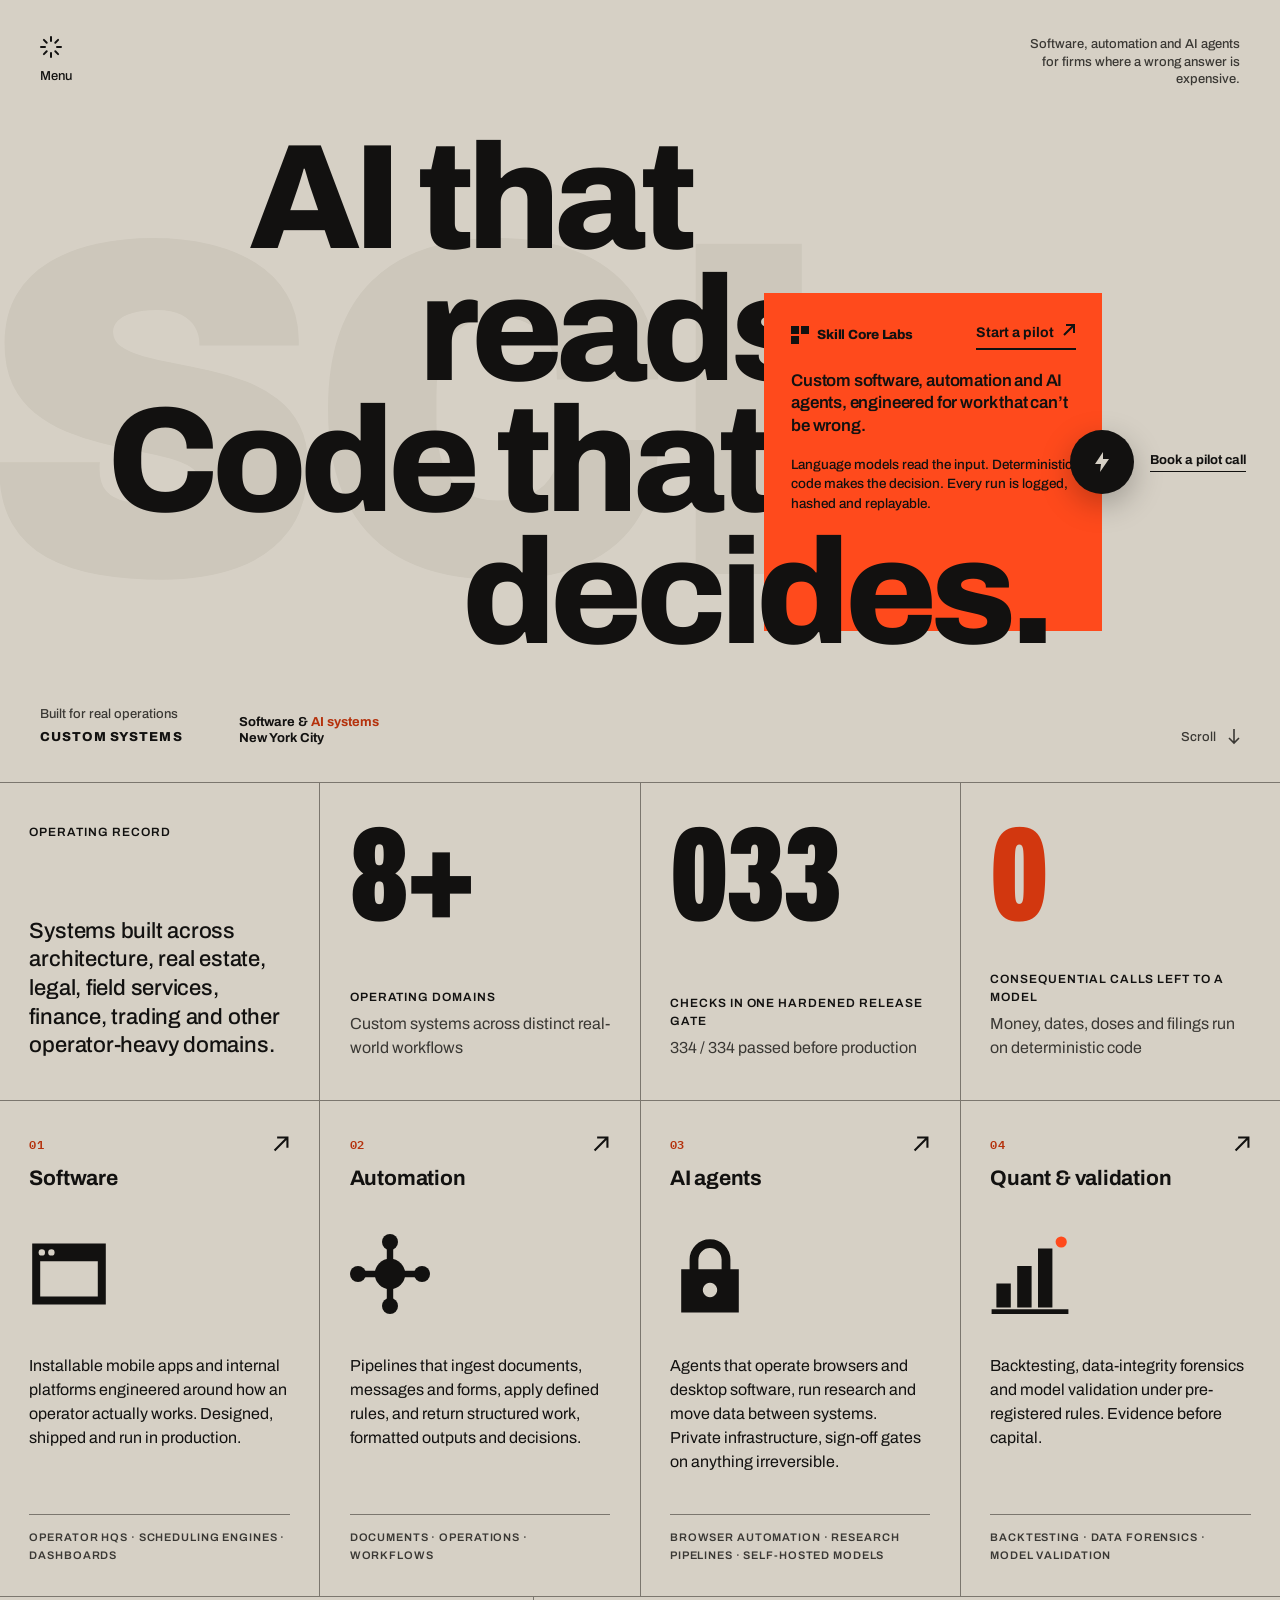
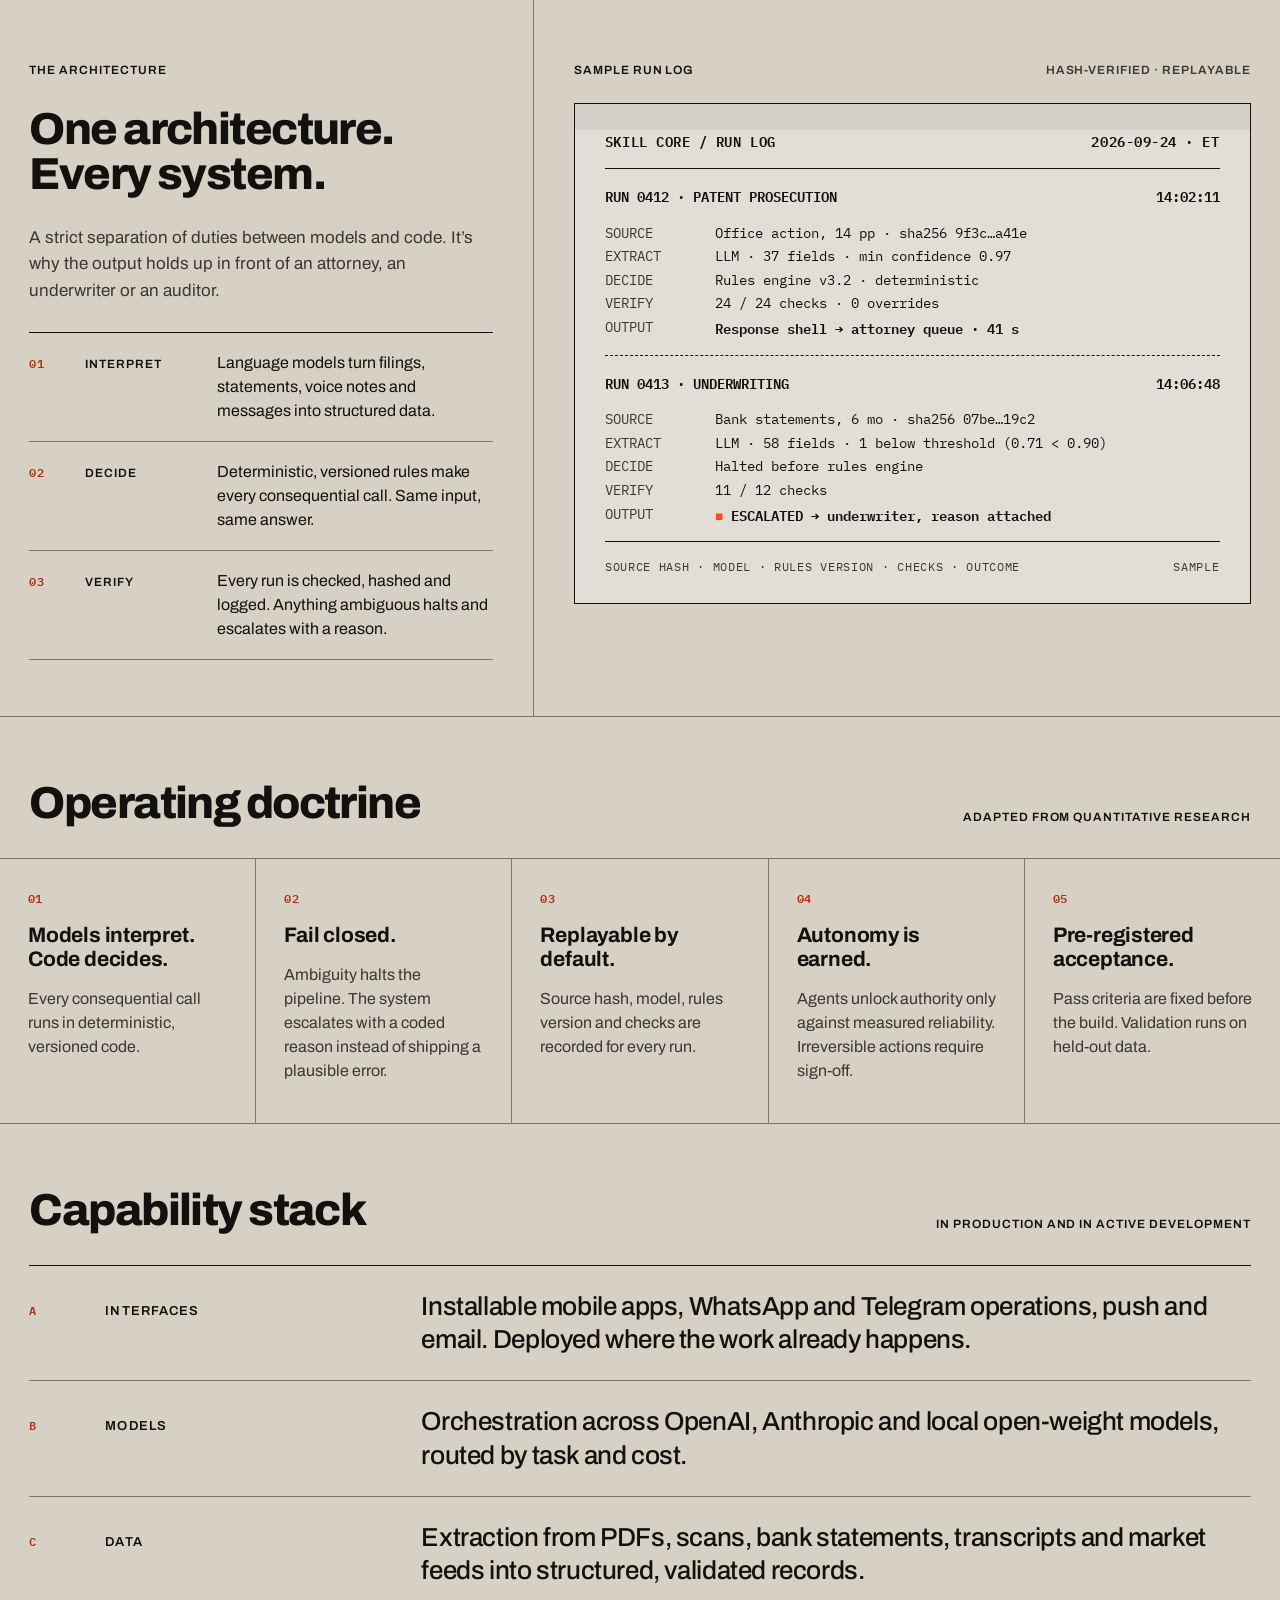
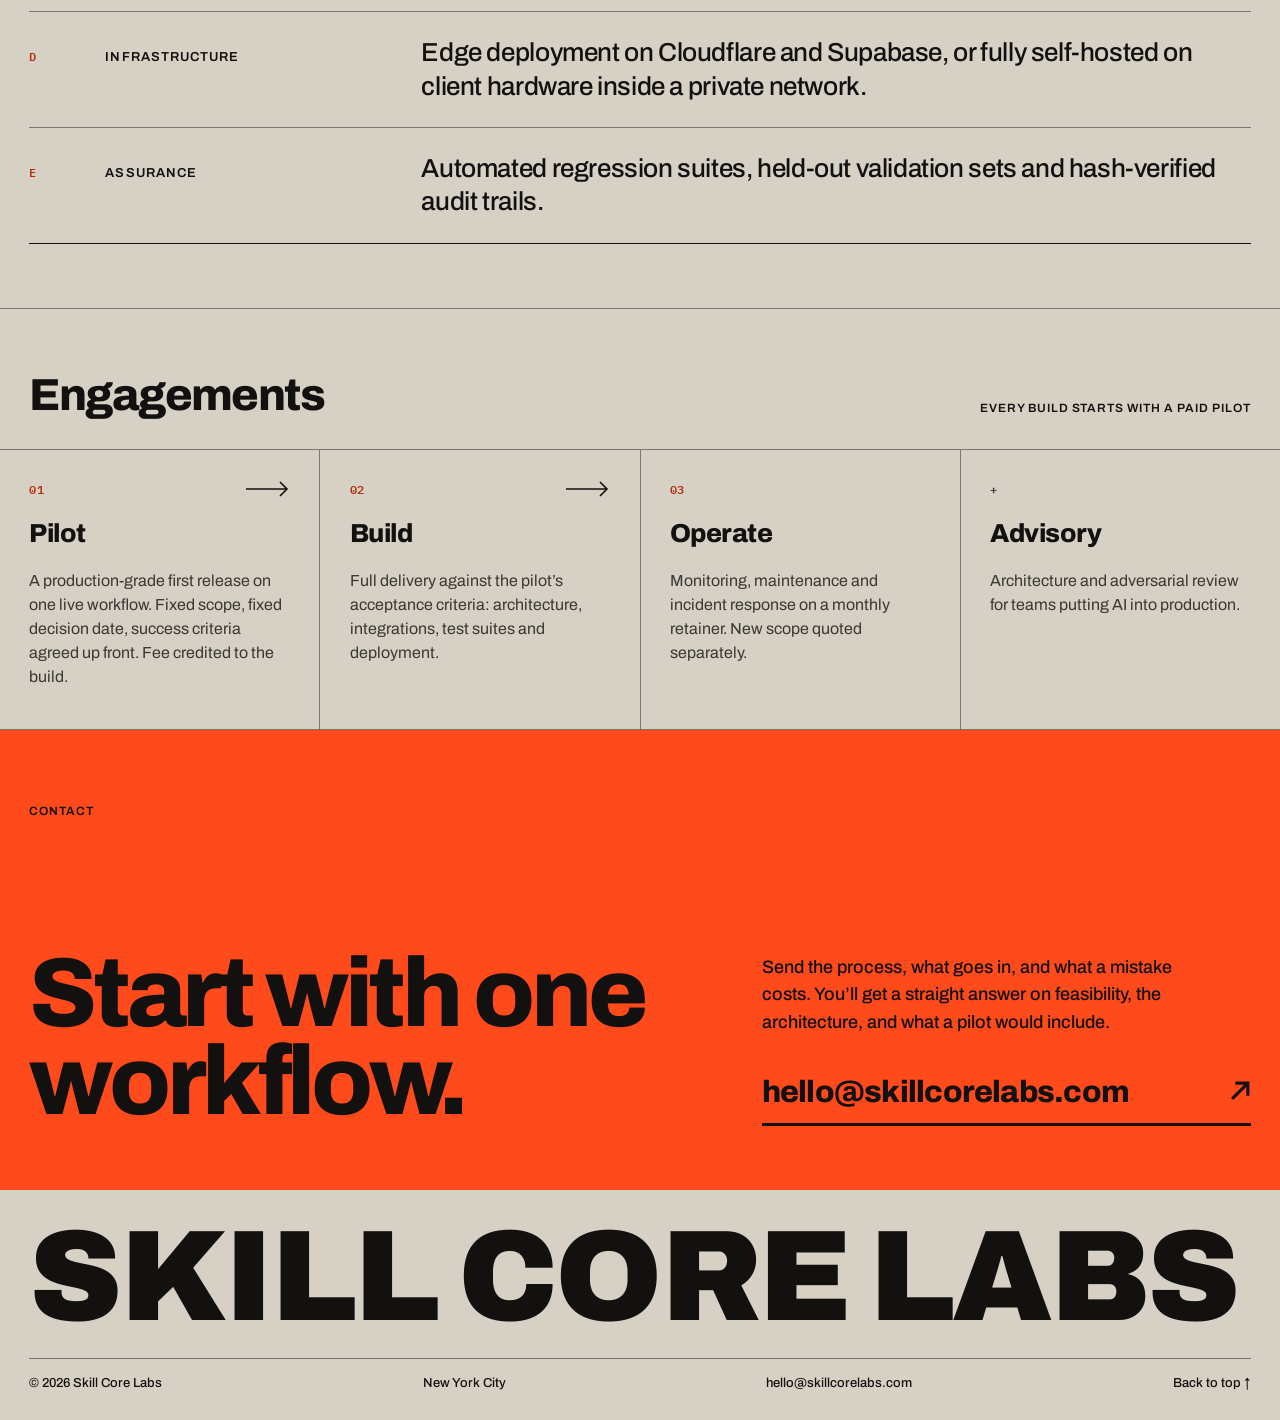
<file: index.html>
<!doctype html>
<html lang="en">
<head>
<meta charset="utf-8">
<meta name="viewport" content="width=device-width, initial-scale=1, viewport-fit=cover">
<title>Skill Core Labs | Software, automation and AI agents | New York</title>
<meta name="description" content="Skill Core Labs builds custom software, workflow automation and AI agents for firms where a wrong answer is expensive. Language models read the input, deterministic code makes the decision, and every run is logged and replayable.">
<meta name="theme-color" content="#D6D0C5">
<link rel="canonical" href="https://skillcorelabs.com/">
<link rel="icon" href="/favicon.svg" type="image/svg+xml">
<link rel="apple-touch-icon" href="/apple-touch-icon.png">
<meta property="og:type" content="website">
<meta property="og:site_name" content="Skill Core Labs">
<meta property="og:title" content="Skill Core Labs | AI that reads. Code that decides.">
<meta property="og:description" content="Custom software, automation and AI agents, engineered for work that can’t be wrong. New York City.">
<meta property="og:url" content="https://skillcorelabs.com/">
<meta property="og:image" content="https://skillcorelabs.com/og.png">
<meta property="og:image:width" content="1200">
<meta property="og:image:height" content="630">
<meta name="twitter:card" content="summary_large_image">
<meta name="twitter:image" content="https://skillcorelabs.com/og.png">
<script type="application/ld+json">{"@context":"https://schema.org","@type":"ProfessionalService","name":"Skill Core Labs","url":"https://skillcorelabs.com/","email":"hello@skillcorelabs.com","description":"Custom software, workflow automation, AI agents and quantitative validation for firms where a wrong answer is expensive.","areaServed":"US","address":{"@type":"PostalAddress","addressLocality":"New York","addressRegion":"NY","addressCountry":"US"},"knowsAbout":["Software development","Workflow automation","AI agents","Document automation","Model validation","Backtesting"]}</script>
<link rel="preconnect" href="https://fonts.googleapis.com">
<link rel="preconnect" href="https://fonts.gstatic.com" crossorigin>
<link rel="stylesheet" href="https://fonts.googleapis.com/css2?family=Archivo:wdth,wght@62..100,300..900&family=IBM+Plex+Mono:wght@400;600&display=swap">
<style>
/* ------------------------------------------------------------------
   Skill Core Labs, single page. No build step, no framework.
   Design width 1440. Desktop hero (>=1100px) scales with --u = 1% of
   min(viewport, 1440). Below 1100px everything stacks.
------------------------------------------------------------------- */
:root{
  color-scheme: light;
  --bg:#D6D0C5; --fg:#121110; --rule:#7B766E; --soft:#3A3834;
  --paper:#E3DED5; --ghost:#CDC7BB;
  --accent:#FF4A1C;          /* fills only (card, contact block, small marks) */
  --accent-text:#B5310C;     /* small red text on putty, 5.5:1 */
  --accent-large:#D2370F;    /* large red numerals on putty, 3.2:1 */
  --on-accent:#121110;
  --g:clamp(16px, 2.3vw, 32px);
  --u:min(1vw, 14.4px);
  --sans:"Archivo","Helvetica Neue",Arial,sans-serif;
  --mono:"IBM Plex Mono",ui-monospace,Menlo,Consolas,monospace;
  --ease:cubic-bezier(.2,.7,.2,1);
}
*,*::before,*::after{box-sizing:border-box}
html{-webkit-text-size-adjust:100%;scroll-behavior:smooth}
body{margin:0;background:var(--bg);color:var(--fg);font-family:var(--sans);font-size:16px;line-height:1.5;-webkit-font-smoothing:antialiased;text-rendering:optimizeLegibility;overflow-x:hidden}
a{color:inherit;text-decoration:none}
button{font:inherit;color:inherit;background:none;border:0;padding:0;cursor:pointer}
h1,h2,h3,p{margin:0}
:focus-visible{outline:2px solid currentColor;outline-offset:3px}
::selection{background:var(--accent);color:var(--on-accent)}
.skip{position:absolute;left:-9999px;top:8px;z-index:100;background:var(--fg);color:var(--bg);padding:10px 14px}
.skip:focus{left:8px}
.wrap{max-width:1440px;margin-inline:auto}
.lbl{font-size:12px;font-weight:600;letter-spacing:.08em;text-transform:uppercase}
.micro{font-size:13px;line-height:1.35;font-weight:500}
.idx{font-family:var(--mono);font-size:12px;font-weight:600;letter-spacing:.04em;color:var(--accent-text)}
.soft{color:var(--soft)}
.h2{font-size:clamp(36px,3.5vw,50px);line-height:1;font-weight:800;letter-spacing:-.035em}
.arw{display:inline-block;transition:transform .25s var(--ease)}
a:hover .arw{transform:translate(4px,-4px)}
.hair{display:grid;gap:1px;background:var(--rule)}
.hair>*{background:var(--bg)}
section{border-bottom:1px solid var(--rule)}
.sec-head{padding:64px var(--g) 32px;display:flex;justify-content:space-between;align-items:flex-end;gap:24px}

/* ---------------- menu overlay ---------------- */
.menu{position:fixed;inset:0;z-index:50;background:var(--fg);color:var(--bg);display:flex;flex-direction:column;padding:28px var(--g) 36px}
.menu[hidden]{display:none}
.menu-top{display:flex;justify-content:space-between;align-items:center}
.menu nav{margin-top:auto;display:flex;flex-direction:column}
.menu nav a{font-size:clamp(40px,7vw,88px);font-weight:800;letter-spacing:-.04em;line-height:1.02;padding:4px 0;border-top:1px solid #3A3834}
.menu nav a:hover{color:var(--accent)}
.menu-foot{margin-top:28px;display:flex;justify-content:space-between;gap:16px}

/* ---------------- hero ---------------- */
.hero{position:relative;overflow:hidden}
.stage{position:relative;max-width:1440px;margin-inline:auto;height:calc(61.11 * var(--u))}
.ghost{position:absolute;left:calc(-1.67 * var(--u));top:calc(17.36 * var(--u));font-size:calc(37.5 * var(--u));font-weight:900;letter-spacing:-.04em;line-height:.8;color:var(--ghost);white-space:nowrap;pointer-events:none;user-select:none}
.menu-btn{position:absolute;left:40px;top:36px;z-index:5;display:flex;flex-direction:column;align-items:flex-start;gap:10px;min-height:44px}
.spin{animation:spin 9s linear infinite;transform-origin:50% 50%}
@keyframes spin{to{transform:rotate(360deg)}}
.corner{position:absolute;right:40px;top:36px;width:210px;text-align:right;z-index:5}
.hl{position:absolute;inset:0;z-index:1;font-size:calc(11.667 * var(--u))}
.l{position:absolute;display:block;font-weight:800;letter-spacing:-.045em;line-height:.88;white-space:nowrap}
.l1{left:calc(19.44 * var(--u));top:calc(10.42 * var(--u))}
.l2{left:calc(32.64 * var(--u));top:calc(20.69 * var(--u))}
.l3{left:calc(8.33 * var(--u));top:calc(30.97 * var(--u))}
.l4{left:calc(36.11 * var(--u));top:calc(41.25 * var(--u));font-size:calc(11.667 * var(--u));z-index:3}
.card{position:absolute;left:calc(59.72 * var(--u));top:calc(22.92 * var(--u));width:calc(26.39 * var(--u));min-height:calc(26.39 * var(--u));z-index:2;background:var(--accent);color:var(--on-accent);padding:calc(2.08 * var(--u));display:flex;flex-direction:column;justify-content:flex-start;gap:20px;transition:transform .5s var(--ease)}
.card-top{display:flex;justify-content:space-between;align-items:center;gap:12px}
.card:hover{transform:rotate(-1.5deg) translateY(-6px)}
.card-brand{display:flex;align-items:center;gap:8px;font-size:max(13px, calc(1.04 * var(--u)));font-weight:800;letter-spacing:-.01em}
.card-body{display:flex;flex-direction:column;gap:18px}
.card-lead{font-size:max(15px, calc(1.32 * var(--u)));line-height:1.32;font-weight:600;letter-spacing:-.01em}
.card-sub{font-size:max(13.5px, calc(1.04 * var(--u)));line-height:1.45;font-weight:500}
.card-cta{display:flex;align-items:center;gap:8px;font-size:max(14px, calc(1.04 * var(--u)));font-weight:700;border-bottom:2px solid currentColor;padding-bottom:2px;min-height:30px;white-space:nowrap}
.bolt{position:absolute;left:calc(83.61 * var(--u));top:calc(33.61 * var(--u));z-index:4;display:flex;align-items:center;gap:16px}
.bolt-dot{width:calc(5 * var(--u));height:calc(5 * var(--u));min-width:52px;min-height:52px;border-radius:50%;background:var(--fg);color:var(--bg);display:flex;align-items:center;justify-content:center;box-shadow:0 10px 30px rgba(0,0,0,.25);transition:transform .25s var(--ease)}
.bolt:hover .bolt-dot{transform:scale(1.08)}
.bolt-label{font-weight:700;border-bottom:1.5px solid currentColor;padding-bottom:2px;white-space:nowrap}
.meta{position:absolute;left:40px;bottom:36px;z-index:5;display:flex;align-items:flex-end;gap:56px}
.meta-year{display:flex;align-items:baseline;gap:10px}
.meta-year b{font-size:44px;font-weight:800;letter-spacing:-.03em;line-height:.9}
.meta-year i{font-style:normal;font-size:30px;font-weight:300;line-height:.9}
.scroll{position:absolute;right:40px;bottom:36px;z-index:5;display:flex;align-items:center;gap:12px}
@media (max-width:1279px){.bolt-label{display:none}}
@media (min-width:1100px) and (max-width:1279px){.card-sub{display:none}}

/* ---------------- stats ---------------- */
.stats{grid-template-columns:repeat(4,minmax(0,1fr))}
.stat{padding:40px var(--g);display:flex;flex-direction:column;justify-content:space-between;gap:40px}
.stat-intro p{font-size:22px;line-height:1.3;font-weight:500;letter-spacing:-.01em}
.num{font-size:clamp(88px,10.4vw,150px);font-weight:900;font-variation-settings:"wdth" 62;letter-spacing:-.02em;line-height:.8;font-variant-numeric:tabular-nums}
.num.red{color:var(--accent-large)}
.stat-cap{display:flex;flex-direction:column;gap:6px}

/* ---------------- capabilities ---------------- */
.caps{grid-template-columns:repeat(4,minmax(0,1fr))}
.cap{padding:34px var(--g) 32px;display:flex;flex-direction:column;gap:40px}
.cap-top{display:flex;justify-content:space-between;align-items:flex-start;gap:12px}
.cap-title{display:flex;flex-direction:column;gap:10px}
.cap-title span:last-child{font-size:21px;font-weight:700;letter-spacing:-.01em}
.cap p{font-size:16px;line-height:1.5}
.cap .inc{font-size:11px;color:var(--soft);padding-top:14px;border-top:1px solid var(--rule);margin-top:auto;line-height:1.6}
.glyph{width:80px;height:80px;transition:transform .35s var(--ease)}
.cap:hover .glyph{transform:rotate(-8deg) scale(1.04)}

/* ---------------- architecture + log ---------------- */
.arch{grid-template-columns:minmax(0,5fr) minmax(0,7fr)}
.arch-l{padding:64px 40px 56px var(--g);display:flex;flex-direction:column;gap:28px}
.arch-l .intro{font-size:17px;line-height:1.55;color:var(--soft);max-width:480px}
.steps{display:flex;flex-direction:column;border-bottom:1px solid var(--rule)}
.step{display:grid;grid-template-columns:44px 120px minmax(0,1fr);column-gap:12px;align-items:baseline;padding:18px 0;border-top:1px solid var(--rule)}
.step:first-child{border-top-color:var(--fg)}
.arch-r{padding:64px var(--g) 56px 40px;display:flex;flex-direction:column;gap:24px}
.log{position:relative;overflow:hidden;background:var(--paper);border:1px solid var(--fg);padding:26px 30px;display:flex;flex-direction:column;gap:16px;font-family:var(--mono);font-size:13.5px;line-height:1.6;font-variant-numeric:tabular-nums}
.log-row{display:flex;justify-content:space-between;gap:16px;font-weight:600}
.log-kv{display:grid;grid-template-columns:110px minmax(0,1fr);row-gap:2px}
.log-kv dt{color:var(--soft)}
.log-kv dd{margin:0}
.log hr{border:0;border-top:1px solid var(--fg);margin:0}
.log hr.dash{border-top-style:dashed}
.log-foot{display:flex;justify-content:space-between;gap:16px;font-size:11.5px;letter-spacing:.06em;color:var(--soft)}
.scan{position:absolute;left:0;right:0;top:0;height:26px;background:currentColor;opacity:.07;animation:scan 6s cubic-bezier(.45,0,.55,1) infinite;pointer-events:none}
@keyframes scan{from{transform:translateY(0)}to{transform:translateY(520px)}}
.stop{color:var(--accent);animation:blink 1.6s steps(2,start) infinite}
@keyframes blink{to{visibility:hidden}}

/* ---------------- doctrine ---------------- */
.doc{grid-template-columns:repeat(5,minmax(0,1fr));border-top:1px solid var(--rule)}
.doc>div{padding:30px 28px 40px;display:flex;flex-direction:column;gap:16px}
.doc h3{font-size:21px;font-weight:700;letter-spacing:-.01em;line-height:1.15}
.doc p{font-size:16px;line-height:1.5;color:var(--soft)}

/* ---------------- stack ---------------- */
.stack{padding:64px var(--g);display:flex;flex-direction:column;gap:32px}
.rows{display:flex;flex-direction:column;border-bottom:1px solid var(--fg)}
.row{display:grid;grid-template-columns:60px 300px minmax(0,1fr);column-gap:16px;align-items:baseline;padding:24px 0;border-top:1px solid var(--rule)}
.row:first-child{border-top-color:var(--fg)}
.row p{font-size:26px;font-weight:500;letter-spacing:-.015em;line-height:1.28;max-width:900px}

/* ---------------- engagements ---------------- */
.eng{grid-template-columns:repeat(4,minmax(0,1fr));border-top:1px solid var(--rule)}
.eng>div{padding:30px var(--g) 40px;display:flex;flex-direction:column;gap:16px}
.eng-top{display:flex;justify-content:space-between;align-items:center}
.eng h3{font-size:26px;font-weight:800;letter-spacing:-.02em}
.eng p{font-size:16px;line-height:1.5;color:var(--soft)}

/* ---------------- contact ---------------- */
.contact{background:var(--accent);color:var(--on-accent);border-bottom:0}
.contact .wrap{display:grid;grid-template-columns:minmax(0,7fr) minmax(0,5fr);column-gap:48px;padding:72px var(--g) 64px;min-height:460px}
.contact-l{display:flex;flex-direction:column;justify-content:space-between;gap:40px}
.contact h2{font-size:clamp(50px,7.64vw,110px);line-height:.9;font-weight:800;letter-spacing:-.045em}
.contact-r{display:flex;flex-direction:column;justify-content:flex-end;gap:32px}
.contact-r p{font-size:18px;line-height:1.55;font-weight:500;max-width:440px}
.mail{font-size:clamp(22px,2.4vw,34px);font-weight:800;letter-spacing:-.025em;display:flex;align-items:center;justify-content:space-between;gap:14px;border-bottom:3px solid currentColor;padding-bottom:8px;min-height:44px}
.contact .micro a{border-bottom:1.5px solid currentColor}

/* ---------------- footer ---------------- */
footer .wrap{padding:36px var(--g) 28px;display:flex;flex-direction:column;gap:28px}
.mark{font-weight:900;letter-spacing:-.02em;line-height:.8;white-space:nowrap}
.mark-line{font-size:min(calc((100vw - 2 * var(--g)) / 9.46), 145px)}
.mark-stack{display:none;flex-direction:column;gap:2px;font-size:calc((100vw - 2 * var(--g)) / 3.22)}
.foot{display:flex;justify-content:space-between;gap:24px;padding-top:16px;border-top:1px solid var(--rule)}

/* ================= responsive ================= */
@media (max-width:1199px){
  .doc{grid-template-columns:repeat(2,minmax(0,1fr))}
  .doc>div:last-child{grid-column:1 / -1}
}
@media (max-width:1099px){
  .stage{height:auto;padding:110px var(--g) 28px;display:flex;flex-direction:column}
  .ghost{left:-3vw;top:38vw;font-size:74vw}
  .menu-btn{left:var(--g);top:18px}
  .corner{right:var(--g);top:20px;width:170px;font-size:12px}
  .hl{position:static;font-size:clamp(52px,16.4vw,128px)}
  .l{position:static}
  .l1{margin-left:13.4%}
  .l2{margin-left:37.4%}
  .l3{margin-left:0}
  .l4{position:relative;left:auto;top:auto;margin-left:24.6%;font-size:clamp(52px,16.4vw,128px)}
  .card{position:relative;left:auto;top:auto;margin-left:auto;width:min(87.7%,440px);min-height:0;aspect-ratio:1/1;margin-top:calc(-.5 * clamp(52px,16.4vw,128px));padding:calc(.5 * clamp(52px,16.4vw,128px) + 16px) 22px 20px}
  .card-brand{display:none}
  .card-top{order:2;margin-top:auto}
  .card-cta{font-size:15px}
  .card:hover{transform:none}
  .bolt{position:static;margin:24px 0 0 auto}
  .bolt-dot{width:52px;height:52px}
  .bolt-label{display:inline}
  .meta{position:static;margin-top:44px;justify-content:space-between;gap:16px}
  .scroll{display:none}
  .caps{grid-template-columns:repeat(2,minmax(0,1fr))}
  .arch{grid-template-columns:1fr}
  .arch-l,.arch-r{padding:48px var(--g) 40px}
  .eng{grid-template-columns:repeat(2,minmax(0,1fr))}
}
@media (min-width:640px) and (max-width:1099px){
  .card{aspect-ratio:auto;padding-bottom:28px}
  .card-top{margin-top:28px}
}
@media (max-width:899px){
  .stats{grid-template-columns:repeat(3,minmax(0,1fr))}
  .stat-intro{grid-column:1 / -1}
  .stat{padding:24px var(--g) 22px;gap:18px}
  .stat-intro p{font-size:20px}
  .stat-cap .sub{display:none}
  .stat-cap .lbl{font-size:10px;line-height:1.45}
  .num{font-size:min(17vw,150px)}
  .row{grid-template-columns:36px minmax(0,1fr);row-gap:8px}
  .row p{grid-column:1 / -1;font-size:19px;line-height:1.32}
  .contact .wrap{grid-template-columns:1fr;row-gap:28px;padding:44px var(--g) 40px;min-height:0}
  .contact-l{gap:24px}
  .sec-head{flex-direction:column;align-items:flex-start;padding:40px var(--g) 20px;gap:10px}
  .stack{padding:40px var(--g);gap:20px}
  .mark-line{display:none}
  .mark-stack{display:flex}
  .foot{display:grid;grid-template-columns:repeat(2,minmax(0,1fr));gap:8px 16px}
  .foot>*:nth-child(even){text-align:right}
}
@media (max-width:639px){
  .caps{grid-template-columns:1fr}
  .cap{padding:26px var(--g) 24px;gap:16px}
  .cap{position:relative}
  .cap .glyph{position:absolute;right:var(--g);top:26px;width:48px;height:48px}
  .cap-top .arw{display:none}
  .cap .inc{border-top:0;padding-top:0;font-size:10px}
  .doc{grid-template-columns:1fr}
  .doc>div{padding:20px var(--g) 22px;gap:10px}
  .doc h3{font-size:20px}
  .eng{grid-template-columns:1fr}
  .eng>div{padding:20px var(--g) 24px;gap:10px}
  .eng h3{font-size:24px}
  .step{grid-template-columns:34px minmax(0,1fr);row-gap:6px}
  .step>span:last-child{grid-column:1 / -1}
  .log{padding:18px 16px;font-size:11.5px;gap:12px}
  .log-kv{grid-template-columns:76px minmax(0,1fr)}
  .log-foot{font-size:10px}
  .log-foot span:last-child{display:none}
  .meta-year b{font-size:34px}
  .meta-year i{font-size:22px}
  .micro{font-size:12px}
}
@media (prefers-reduced-motion:reduce){
  html{scroll-behavior:auto}
  .spin,.scan,.stop{animation:none}
  .card,.arw,.glyph,.bolt-dot{transition:none}
}
</style>
</head>
<body>
<a class="skip" href="#main">Skip to content</a>

<div class="menu" id="menu" role="dialog" aria-modal="true" aria-label="Site menu" hidden>
  <div class="menu-top">
    <span class="micro">Skill Core Labs</span>
    <button type="button" class="micro" id="menu-close" style="min-height:44px">Close ✕</button>
  </div>
  <nav aria-label="Sections">
    <a href="#capabilities">Capabilities</a>
    <a href="#architecture">Architecture</a>
    <a href="#doctrine">Doctrine</a>
    <a href="#stack">Stack</a>
    <a href="#engagements">Engagements</a>
    <a href="#contact">Contact</a>
  </nav>
  <div class="menu-foot micro"><span>New York City</span><a href="mailto:hello@skillcorelabs.com">hello@skillcorelabs.com</a></div>
</div>

<main id="main">
<!-- ================= HERO ================= -->
<section class="hero" id="top" aria-label="Introduction">
  <div class="stage">
    <span class="ghost" aria-hidden="true">SCL</span>

    <button type="button" class="menu-btn" id="menu-open" aria-controls="menu" aria-expanded="false">
      <svg class="spin" width="22" height="22" viewBox="0 0 22 22" aria-hidden="true"><g stroke="currentColor" stroke-width="2" stroke-linecap="round"><path d="M11 1V5M11 17V21M1 11H5M17 11H21M3.9 3.9L6.7 6.7M15.3 15.3L18.1 18.1M3.9 18.1L6.7 15.3M15.3 6.7L18.1 3.9"/></g></svg>
      <span class="micro">Menu</span>
    </button>

    <p class="corner micro soft">Software, automation and AI agents for firms where a wrong answer is expensive.</p>

    <h1 class="hl">
      <span class="l l1">AI that</span>
      <span class="l l2">reads.</span>
      <span class="l l3">Code that</span>
    </h1>
    <span class="l l4" aria-hidden="true">decides.</span>

    <div class="card">
      <div class="card-top">
        <span class="card-brand"><svg width="18" height="18" viewBox="0 0 18 18" aria-hidden="true"><rect width="8" height="8" fill="currentColor"/><rect x="10" width="8" height="8" fill="currentColor"/><rect y="10" width="8" height="8" fill="currentColor"/></svg>Skill Core Labs</span>
        <a class="card-cta" href="#contact">Start a pilot <span class="arw"><svg width="14" height="14" viewBox="0 0 14 14" aria-hidden="true"><path d="M2 12L12 2M4 2H12V10" fill="none" stroke="currentColor" stroke-width="2"/></svg></span></a>
      </div>
      <div class="card-body">
        <p class="card-lead">Custom software, automation and AI agents, engineered for work that can’t be wrong.</p>
        <p class="card-sub">Language models read the input. Deterministic code makes the decision. Every run is logged, hashed and replayable.</p>
      </div>
    </div>

    <a class="bolt" href="mailto:hello@skillcorelabs.com?subject=Pilot%20call" aria-label="Book a pilot call">
      <span class="bolt-dot"><svg width="22" height="22" viewBox="0 0 22 22" aria-hidden="true"><path d="M12 1L4 13H10L9 21L18 8H12Z" fill="currentColor"/></svg></span>
      <span class="bolt-label micro">Book a pilot call</span>
    </a>

    <div class="meta">
      <div style="display:flex;flex-direction:column;gap:5px">
        <span class="micro soft">Built for real operations</span>
        <span class="micro" style="font-weight:800;letter-spacing:.08em">CUSTOM SYSTEMS</span>
      </div>
      <span class="micro" style="font-weight:700;line-height:1.25">Software &amp; <span style="color:var(--accent-text)">AI systems</span><br>New York City</span>
    </div>

    <div class="scroll micro soft" aria-hidden="true"><span>Scroll</span><svg width="12" height="16" viewBox="0 0 12 16"><path d="M6 0V14M1 9L6 14L11 9" fill="none" stroke="currentColor" stroke-width="1.6"/></svg></div>
  </div>
</section>

<!-- ================= STATS ================= -->
<section aria-label="Operating record">
  <div class="wrap hair stats">
    <div class="stat stat-intro">
      <span class="lbl">Operating record</span>
      <p>Systems built across architecture, real estate, legal, field services, finance, trading and other operator-heavy domains.</p>
    </div>
    <div class="stat">
      <span class="num">8+</span>
      <div class="stat-cap"><span class="lbl">Operating domains</span><span class="sub soft">Custom systems across distinct real-world workflows</span></div>
    </div>
    <div class="stat">
      <span class="num count-up" data-count="334">000</span>
      <div class="stat-cap"><span class="lbl">Checks in one hardened release gate</span><span class="sub soft">334 / 334 passed before production</span></div>
    </div>
    <div class="stat">
      <span class="num red">0</span>
      <div class="stat-cap"><span class="lbl">Consequential calls left to a model</span><span class="sub soft">Money, dates, doses and filings run on deterministic code</span></div>
    </div>
  </div>
</section>

<!-- ================= CAPABILITIES ================= -->
<section id="capabilities" aria-label="Capabilities">
  <div class="wrap hair caps">
    <a class="cap" href="#stack">
      <span class="cap-top"><span class="cap-title"><span class="idx">01</span><span>Software</span></span><span class="arw"><svg width="18" height="18" viewBox="0 0 14 14" aria-hidden="true"><path d="M2 12L12 2M4 2H12V10" fill="none" stroke="currentColor" stroke-width="1.6"/></svg></span></span>
      <svg class="glyph" viewBox="0 0 100 100" aria-hidden="true"><path fill-rule="evenodd" fill="currentColor" d="M4 12H96V88H4ZM14 34H86V78H14Z"/><circle cx="16" cy="23" r="4" fill="#D6D0C5"/><circle cx="28" cy="23" r="4" fill="#D6D0C5"/></svg>
      <p>Installable mobile apps and internal platforms engineered around how an operator actually works. Designed, shipped and run in production.</p>
      <span class="lbl inc">Operator HQs · Scheduling engines · Dashboards</span>
    </a>
    <a class="cap" href="#stack">
      <span class="cap-top"><span class="cap-title"><span class="idx">02</span><span>Automation</span></span><span class="arw"><svg width="18" height="18" viewBox="0 0 14 14" aria-hidden="true"><path d="M2 12L12 2M4 2H12V10" fill="none" stroke="currentColor" stroke-width="1.6"/></svg></span></span>
      <svg class="glyph" viewBox="0 0 100 100" aria-hidden="true"><path d="M50 12V88M12 50H88" stroke="currentColor" stroke-width="8"/><circle cx="50" cy="50" r="19" fill="currentColor"/><circle cx="50" cy="10" r="10" fill="currentColor"/><circle cx="90" cy="50" r="10" fill="currentColor"/><circle cx="50" cy="90" r="10" fill="currentColor"/><circle cx="10" cy="50" r="10" fill="currentColor"/></svg>
      <p>Pipelines that ingest documents, messages and forms, apply defined rules, and return structured work, formatted outputs and decisions.</p>
      <span class="lbl inc">Documents · Operations · Workflows</span>
    </a>
    <a class="cap" href="#stack">
      <span class="cap-top"><span class="cap-title"><span class="idx">03</span><span>AI agents</span></span><span class="arw"><svg width="18" height="18" viewBox="0 0 14 14" aria-hidden="true"><path d="M2 12L12 2M4 2H12V10" fill="none" stroke="currentColor" stroke-width="1.6"/></svg></span></span>
      <svg class="glyph" viewBox="0 0 100 100" aria-hidden="true"><path d="M30 46V32A20 20 0 0 1 70 32V46" fill="none" stroke="currentColor" stroke-width="11"/><path fill-rule="evenodd" fill="currentColor" d="M14 44H86V98H14ZM50 61A9 9 0 1 0 50.01 61Z"/></svg>
      <p>Agents that operate browsers and desktop software, run research and move data between systems. Private infrastructure, sign-off gates on anything irreversible.</p>
      <span class="lbl inc">Browser automation · Research pipelines · Self-hosted models</span>
    </a>
    <a class="cap" href="#stack">
      <span class="cap-top"><span class="cap-title"><span class="idx">04</span><span>Quant &amp; validation</span></span><span class="arw"><svg width="18" height="18" viewBox="0 0 14 14" aria-hidden="true"><path d="M2 12L12 2M4 2H12V10" fill="none" stroke="currentColor" stroke-width="1.6"/></svg></span></span>
      <svg class="glyph" viewBox="0 0 100 100" aria-hidden="true"><path d="M8 62H26V92H8ZM34 40H52V92H34ZM60 18H78V92H60Z" fill="currentColor"/><path d="M2 97H98" stroke="currentColor" stroke-width="6"/><circle cx="89" cy="10" r="7" fill="#FF4A1C"/></svg>
      <p>Backtesting, data-integrity forensics and model validation under pre-registered rules. Evidence before capital.</p>
      <span class="lbl inc">Backtesting · Data forensics · Model validation</span>
    </a>
  </div>
</section>

<!-- ================= ARCHITECTURE ================= -->
<section id="architecture" aria-labelledby="arch-h">
  <div class="wrap hair arch">
    <div class="arch-l">
      <span class="lbl">The architecture</span>
      <h2 class="h2" id="arch-h">One architecture. Every system.</h2>
      <p class="intro">A strict separation of duties between models and code. It’s why the output holds up in front of an attorney, an underwriter or an auditor.</p>
      <div class="steps">
        <div class="step"><span class="idx">01</span><span class="lbl">Interpret</span><span>Language models turn filings, statements, voice notes and messages into structured data.</span></div>
        <div class="step"><span class="idx">02</span><span class="lbl">Decide</span><span>Deterministic, versioned rules make every consequential call. Same input, same answer.</span></div>
        <div class="step"><span class="idx">03</span><span class="lbl">Verify</span><span>Every run is checked, hashed and logged. Anything ambiguous halts and escalates with a reason.</span></div>
      </div>
    </div>
    <div class="arch-r">
      <div style="display:flex;justify-content:space-between;align-items:baseline;gap:16px"><span class="lbl">Sample run log</span><span class="lbl soft">Hash-verified · Replayable</span></div>
      <div class="log" role="img" aria-label="Sample run log. Run 0412, patent prosecution: 24 of 24 checks passed, response shell sent to attorney queue in 41 seconds. Run 0413, underwriting: one field below confidence threshold, halted before the rules engine and escalated to an underwriter.">
        <div class="scan" aria-hidden="true"></div>
        <div class="log-row" style="letter-spacing:.04em"><span>SKILL CORE / RUN LOG</span><span>2026-09-24 · ET</span></div>
        <hr>
        <div class="log-row"><span>RUN 0412 · PATENT PROSECUTION</span><span>14:02:11</span></div>
        <dl class="log-kv" style="margin:0">
          <dt>SOURCE</dt><dd>Office action, 14 pp · sha256 9f3c…a41e</dd>
          <dt>EXTRACT</dt><dd>LLM · 37 fields · min confidence 0.97</dd>
          <dt>DECIDE</dt><dd>Rules engine v3.2 · deterministic</dd>
          <dt>VERIFY</dt><dd>24 / 24 checks · 0 overrides</dd>
          <dt>OUTPUT</dt><dd style="font-weight:600">Response shell → attorney queue · 41 s</dd>
        </dl>
        <hr class="dash">
        <div class="log-row"><span>RUN 0413 · UNDERWRITING</span><span>14:06:48</span></div>
        <dl class="log-kv" style="margin:0">
          <dt>SOURCE</dt><dd>Bank statements, 6 mo · sha256 07be…19c2</dd>
          <dt>EXTRACT</dt><dd>LLM · 58 fields · 1 below threshold (0.71 &lt; 0.90)</dd>
          <dt>DECIDE</dt><dd>Halted before rules engine</dd>
          <dt>VERIFY</dt><dd>11 / 12 checks</dd>
          <dt>OUTPUT</dt><dd style="font-weight:600"><span class="stop">■</span> ESCALATED → underwriter, reason attached</dd>
        </dl>
        <hr>
        <div class="log-foot"><span>SOURCE HASH · MODEL · RULES VERSION · CHECKS · OUTCOME</span><span>SAMPLE</span></div>
      </div>
    </div>
  </div>
</section>

<!-- ================= DOCTRINE ================= -->
<section id="doctrine" aria-labelledby="doc-h">
  <div class="wrap">
    <div class="sec-head"><h2 class="h2" id="doc-h">Operating doctrine</h2><span class="lbl">Adapted from quantitative research</span></div>
    <div class="hair doc">
      <div><span class="idx">01</span><h3>Models interpret. Code decides.</h3><p>Every consequential call runs in deterministic, versioned code.</p></div>
      <div><span class="idx">02</span><h3>Fail closed.</h3><p>Ambiguity halts the pipeline. The system escalates with a coded reason instead of shipping a plausible error.</p></div>
      <div><span class="idx">03</span><h3>Replayable by default.</h3><p>Source hash, model, rules version and checks are recorded for every run.</p></div>
      <div><span class="idx">04</span><h3>Autonomy is earned.</h3><p>Agents unlock authority only against measured reliability. Irreversible actions require sign-off.</p></div>
      <div><span class="idx">05</span><h3>Pre-registered acceptance.</h3><p>Pass criteria are fixed before the build. Validation runs on held-out data.</p></div>
    </div>
  </div>
</section>

<!-- ================= STACK ================= -->
<section id="stack" aria-labelledby="stack-h">
  <div class="wrap stack">
    <div style="display:flex;justify-content:space-between;align-items:flex-end;gap:24px;flex-wrap:wrap"><h2 class="h2" id="stack-h">Capability stack</h2><span class="lbl">In production and in active development</span></div>
    <div class="rows">
      <div class="row"><span class="idx">A</span><span class="lbl" style="font-size:13px">Interfaces</span><p>Installable mobile apps, WhatsApp and Telegram operations, push and email. Deployed where the work already happens.</p></div>
      <div class="row"><span class="idx">B</span><span class="lbl" style="font-size:13px">Models</span><p>Orchestration across OpenAI, Anthropic and local open-weight models, routed by task and cost.</p></div>
      <div class="row"><span class="idx">C</span><span class="lbl" style="font-size:13px">Data</span><p>Extraction from PDFs, scans, bank statements, transcripts and market feeds into structured, validated records.</p></div>
      <div class="row"><span class="idx">D</span><span class="lbl" style="font-size:13px">Infrastructure</span><p>Edge deployment on Cloudflare and Supabase, or fully self-hosted on client hardware inside a private network.</p></div>
      <div class="row"><span class="idx">E</span><span class="lbl" style="font-size:13px">Assurance</span><p>Automated regression suites, held-out validation sets and hash-verified audit trails.</p></div>
    </div>
  </div>
</section>

<!-- ================= ENGAGEMENTS ================= -->
<section id="engagements" aria-labelledby="eng-h">
  <div class="wrap">
    <div class="sec-head"><h2 class="h2" id="eng-h">Engagements</h2><span class="lbl">Every build starts with a paid pilot</span></div>
    <div class="hair eng">
      <div><div class="eng-top"><span class="idx">01</span><svg width="44" height="16" viewBox="0 0 44 16" aria-hidden="true"><path d="M0 8H41M34 1L41 8L34 15" fill="none" stroke="currentColor" stroke-width="1.6"/></svg></div><h3>Pilot</h3><p>A production-grade first release on one live workflow. Fixed scope, fixed decision date, success criteria agreed up front. Fee credited to the build.</p></div>
      <div><div class="eng-top"><span class="idx">02</span><svg width="44" height="16" viewBox="0 0 44 16" aria-hidden="true"><path d="M0 8H41M34 1L41 8L34 15" fill="none" stroke="currentColor" stroke-width="1.6"/></svg></div><h3>Build</h3><p>Full delivery against the pilot’s acceptance criteria: architecture, integrations, test suites and deployment.</p></div>
      <div><span class="idx">03</span><h3>Operate</h3><p>Monitoring, maintenance and incident response on a monthly retainer. New scope quoted separately.</p></div>
      <div><span class="idx" style="color:var(--soft)">+</span><h3>Advisory</h3><p>Architecture and adversarial review for teams putting AI into production.</p></div>
    </div>
  </div>
</section>

<!-- ================= CONTACT ================= -->
<section class="contact" id="contact" aria-labelledby="contact-h">
  <div class="wrap">
    <div class="contact-l">
      <span class="lbl">Contact</span>
      <h2 id="contact-h">Start with one workflow.</h2>
    </div>
    <div class="contact-r">
      <p>Send the process, what goes in, and what a mistake costs. You’ll get a straight answer on feasibility, the architecture, and what a pilot would include.</p>
      <a class="mail" href="mailto:hello@skillcorelabs.com">hello@skillcorelabs.com <span class="arw"><svg width="22" height="22" viewBox="0 0 14 14" aria-hidden="true"><path d="M2 12L12 2M4 2H12V10" fill="none" stroke="currentColor" stroke-width="2"/></svg></span></a>
    </div>
  </div>
</section>
</main>

<!-- ================= FOOTER ================= -->
<footer>
  <div class="wrap">
    <p class="mark mark-line" aria-hidden="true">SKILL CORE LABS</p>
    <p class="mark mark-stack" aria-hidden="true"><span>SKILL</span><span>CORE</span><span>LABS</span></p>
    <div class="foot micro"><span>© 2026 Skill Core Labs</span><span>New York City</span><a href="mailto:hello@skillcorelabs.com">hello@skillcorelabs.com</a><a href="#top">Back to top ↑</a></div>
  </div>
</footer>

<script>
(function(){
  var menu=document.getElementById('menu'),open=document.getElementById('menu-open'),close=document.getElementById('menu-close'),last=null;
  function show(){last=document.activeElement;menu.hidden=false;open.setAttribute('aria-expanded','true');document.body.style.overflow='hidden';close.focus();}
  function hide(){menu.hidden=true;open.setAttribute('aria-expanded','false');document.body.style.overflow='';if(last&&last.focus)last.focus();}
  open.addEventListener('click',show);
  close.addEventListener('click',hide);
  menu.addEventListener('click',function(e){if(e.target.closest('nav a'))hide();});
  document.addEventListener('keydown',function(e){if(e.key==='Escape'&&!menu.hidden)hide();});

  var counters=document.querySelectorAll('.count-up');
  function runCounter(el){
    if(el.dataset.counted==='1')return;
    el.dataset.counted='1';
    var target=parseInt(el.dataset.count,10)||0;
    if(window.matchMedia&&window.matchMedia('(prefers-reduced-motion: reduce)').matches){el.textContent=String(target);return;}
    var value=0,stepMs=60;
    el.textContent='000';
    var timer=setInterval(function(){
      value+=1;
      el.textContent=String(value).padStart(3,'0');
      if(value>=target){
        clearInterval(timer);
        el.textContent=String(target);
      }
    },stepMs);
  }
  if('IntersectionObserver' in window){
    var io=new IntersectionObserver(function(entries){
      entries.forEach(function(entry){
        if(entry.isIntersecting){runCounter(entry.target);io.unobserve(entry.target);}
      });
    },{threshold:.45});
    counters.forEach(function(el){io.observe(el);});
  }else{
    counters.forEach(runCounter);
  }
})();
</script>
</body>
</html>
</file>
